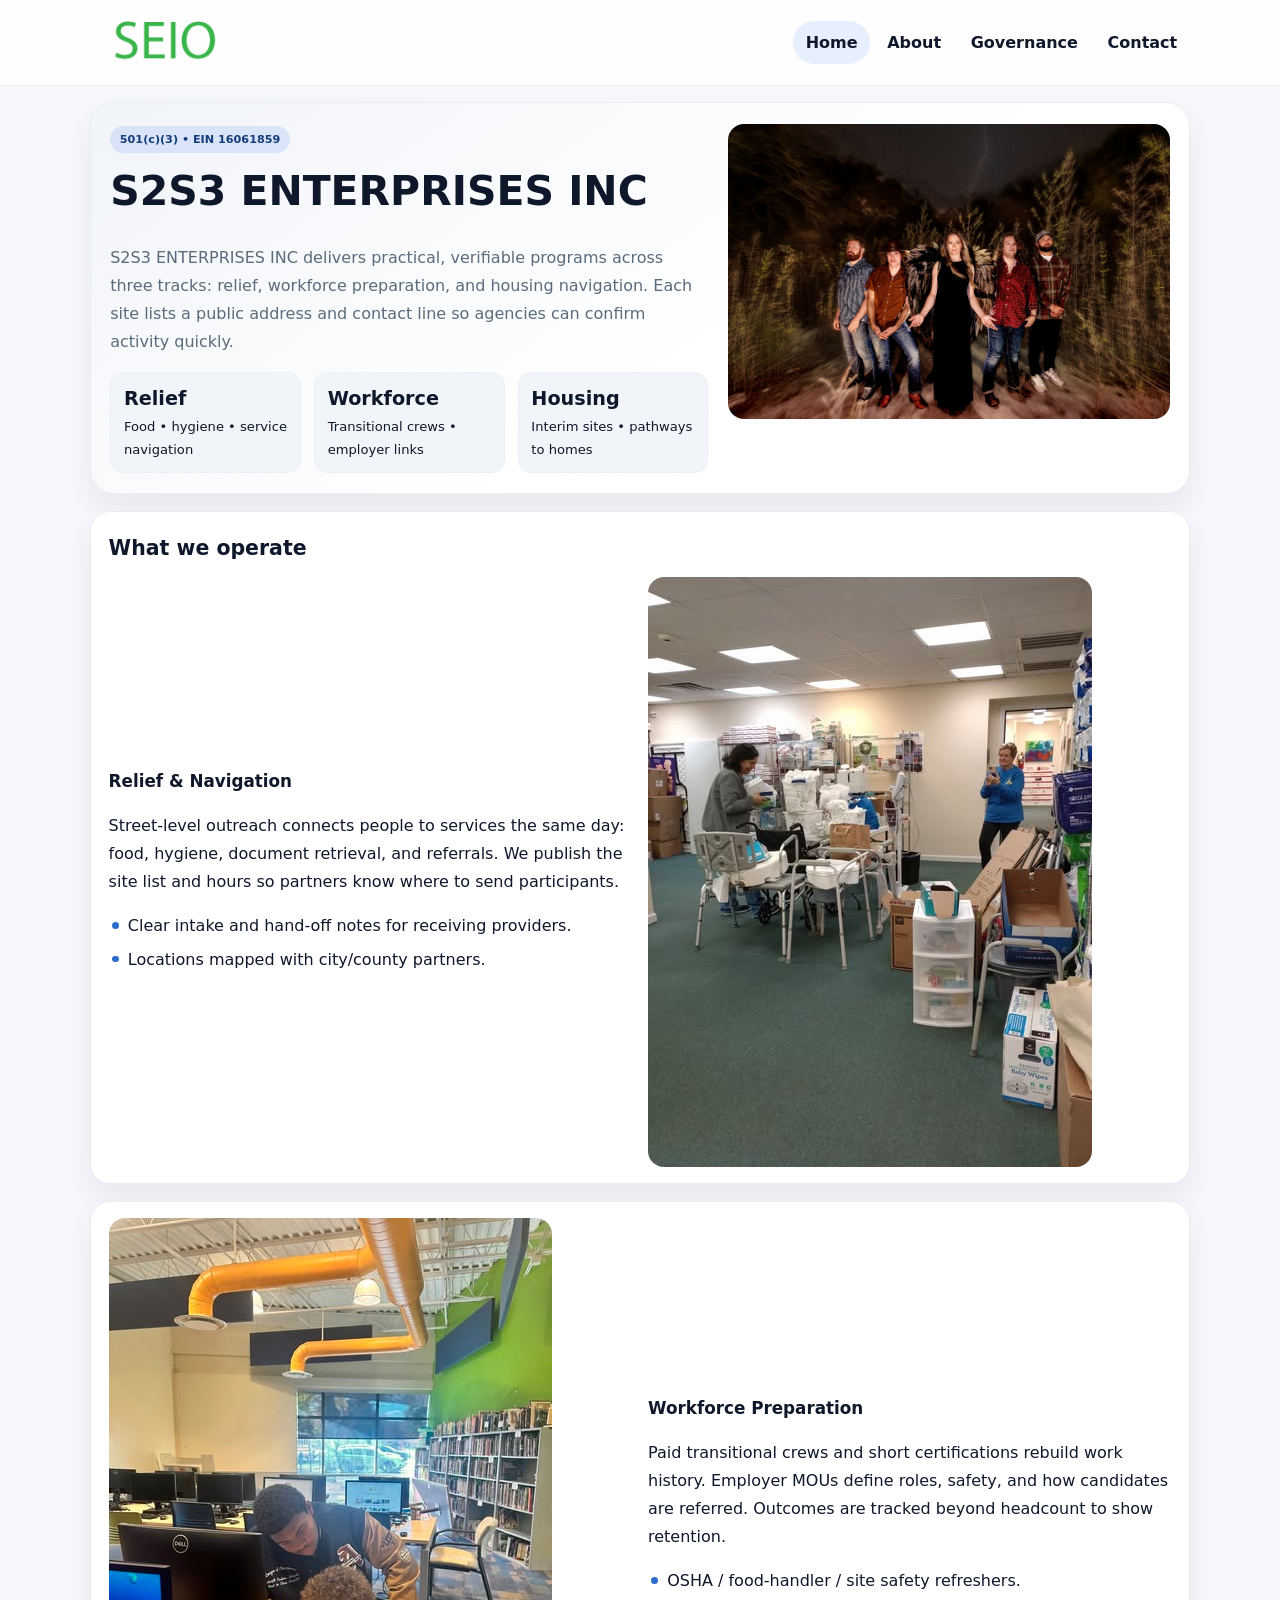
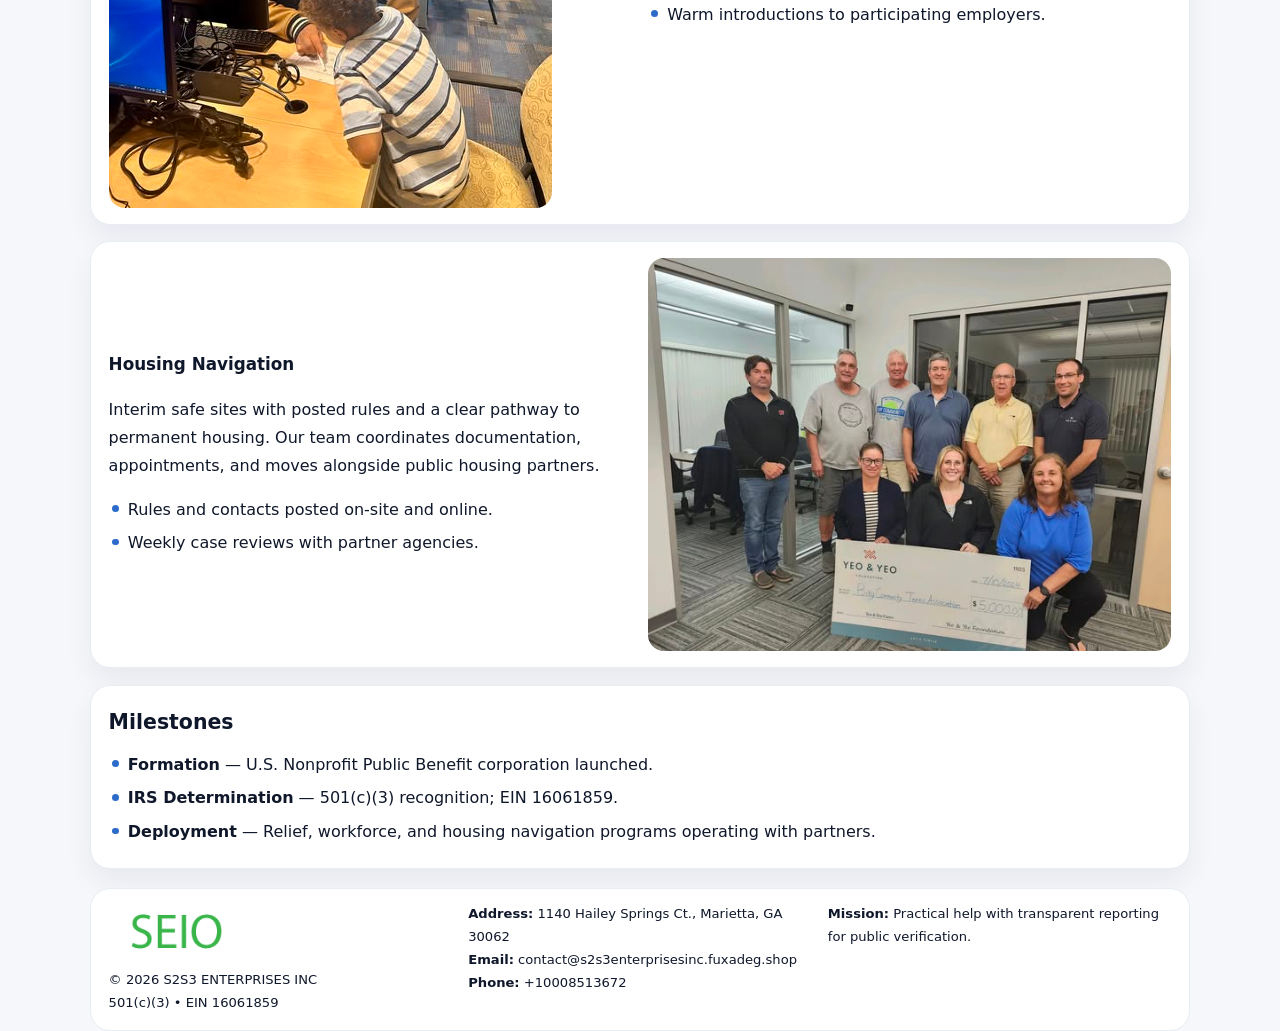
<file: index.html>
<!doctype html><html lang="en"><head>
<meta charset="utf-8">
<meta name="viewport" content="width=device-width,initial-scale=1">
<title>S2S3 ENTERPRISES INC – Nonprofit • 2025</title>
<link rel="stylesheet" href="assets/styles.css">
<link rel="icon" href="images/logo.png">
<meta name="data-ein" content="16061859">
<meta name="data-name" content="S2S3 ENTERPRISES INC">
  <meta name="description" content="Dedicated to community services, education, and direct relief, S2S3 ENTERPRISES INC collaborates with neighbors and partners to deliver practical help and long-term impact.">
</head><body>
<div style="position:absolute;left:-9999px;top:-9999px;opacity:0" data-uniq="{{UNIQUE_BLOB}}">
  <span>Dedicated to community services, education, and direct relief, S2S3 ENTERPRISES INC collaborates with neighbors and partners to deliver practical help and long-term impact.</span><svg width="12" height="12" viewBox="0 0 12 12" xmlns="http://www.w3.org/2000/svg"><circle cx="6" cy="6" r="5" fill="#7c3aed"/></svg><img src="images/education.jpg" width="1" height="1" alt="" loading="lazy"/>
</div>

<header class="header">
  <div class="c6461e42de4">
    <a href="index.html"><img src="images/logo.png" alt=""></a>
    <div class="links">
      <a class="active" href="index.html">Home</a>
      <a href="about.html">About</a>
      <a href="governance.html">Governance</a>
      <a href="contact.html">Contact</a>
    </div>
  </div>
</header>

<section class="mast">
  <div>
    <span class="c79c067f777">501(c)(3) • EIN 16061859</span>
    <h1>S2S3 ENTERPRISES INC</h1>
    <p>S2S3 ENTERPRISES INC delivers practical, verifiable programs across three tracks: relief, workforce preparation, and housing navigation. Each site lists a public address and contact line so agencies can confirm activity quickly.</p>
    <div class="stats">
      <div class="stat"><b>Relief</b><div class="small">Food • hygiene • service navigation</div></div>
      <div class="stat"><b>Workforce</b><div class="small">Transitional crews • employer links</div></div>
      <div class="stat"><b>Housing</b><div class="small">Interim sites • pathways to homes</div></div>
    </div>
  </div>
  <img class="img" src="images/hero.jpg" alt="Program hero">
</section>

<section class="section panel">
  <h2>What we operate</h2>
  <div class="z">
    <div>
      <h3>Relief & Navigation</h3>
      <p>Street-level outreach connects people to services the same day: food, hygiene, document retrieval, and referrals. We publish the site list and hours so partners know where to send participants.</p>
      <ul class="timeline">
        <li>Clear intake and hand-off notes for receiving providers.</li>
        <li>Locations mapped with city/county partners.</li>
      </ul>
    </div>
    <img class="img" src="images/relief.jpg" alt="">
  </div>
</section>

<section class="section panel">
  <div class="z rev">
    <img class="img" src="images/jobs.jpg" alt="">
    <div>
      <h3>Workforce Preparation</h3>
      <p>Paid transitional crews and short certifications rebuild work history. Employer MOUs define roles, safety, and how candidates are referred. Outcomes are tracked beyond headcount to show retention.</p>
      <ul class="timeline">
        <li>OSHA / food-handler / site safety refreshers.</li>
        <li>Warm introductions to participating employers.</li>
      </ul>
    </div>
  </div>
</section>

<section class="section panel">
  <div class="z">
    <div>
      <h3>Housing Navigation</h3>
      <p>Interim safe sites with posted rules and a clear pathway to permanent housing. Our team coordinates documentation, appointments, and moves alongside public housing partners.</p>
      <ul class="timeline">
        <li>Rules and contacts posted on-site and online.</li>
        <li>Weekly case reviews with partner agencies.</li>
      </ul>
    </div>
    <img class="img" src="images/land.jpg" alt="">
  </div>
</section>

<section class="section panel">
  <h2>Milestones</h2>
  <ul class="timeline">
    <li><strong>Formation</strong> — U.S. Nonprofit Public Benefit corporation launched.</li>
    <li><strong>IRS Determination</strong> — 501(c)(3) recognition; EIN 16061859.</li>
    <li><strong>Deployment</strong> — Relief, workforce, and housing navigation programs operating with partners.</li>
  </ul>
</section>

<footer>
  <div class="footer">
    <div>
      <img src="images/logo.png" style="width:135px;margin-bottom:.35rem" alt="">
      <div class="small">© <span id="y"></span> S2S3 ENTERPRISES INC</div>
      <div class="small">501(c)(3) • EIN 16061859</div>
    </div>
    <div>
      <div class="small"><strong>Address:</strong> 1140 Hailey Springs Ct., Marietta, GA 30062</div>
      <div class="small"><strong>Email:</strong> <a href="mailto:contact@s2s3enterprisesinc.fuxadeg.shop">contact@s2s3enterprisesinc.fuxadeg.shop</a></div>
      <div class="small"><strong>Phone:</strong> <a href="tel:+10008513672">+10008513672</a></div>
    </div>
    <div>
      <div class="small"><strong>Mission:</strong> Practical help with transparent reporting for public verification.</div>
    </div>
  </div>
</footer>

<script>
/* Đổi màu thương hiệu theo EIN để tránh trùng lặp */
(function(){
  function hash(s){let x=2166136261>>>0;for(let i=0;i<s.length;i++){x^=s.charCodeAt(i);x=(x*16777619)>>>0;}return x>>>0;}
  const k = hash((document.querySelector('meta[name="data-ein"]')?.content||document.querySelector('meta[name="data-name"]')?.content||'0').replace(/\s+/g,''));
  const H=k%360,S=56+(k%14),L=48;
  const r=document.documentElement;
  r.style.setProperty('--brand',`hsl(${H} ${S}% ${L}%)`);
  r.style.setProperty('--brand-ink',`hsl(${H} ${Math.min(96,S+10)}% ${Math.max(22,L-20)}%)`);
  r.style.setProperty('--soft',`hsl(${H} ${Math.max(30,S-30)}% 96%)`);
  document.getElementById('y').textContent=new Date().getFullYear();
})();
</script>
</body></html>
</file>
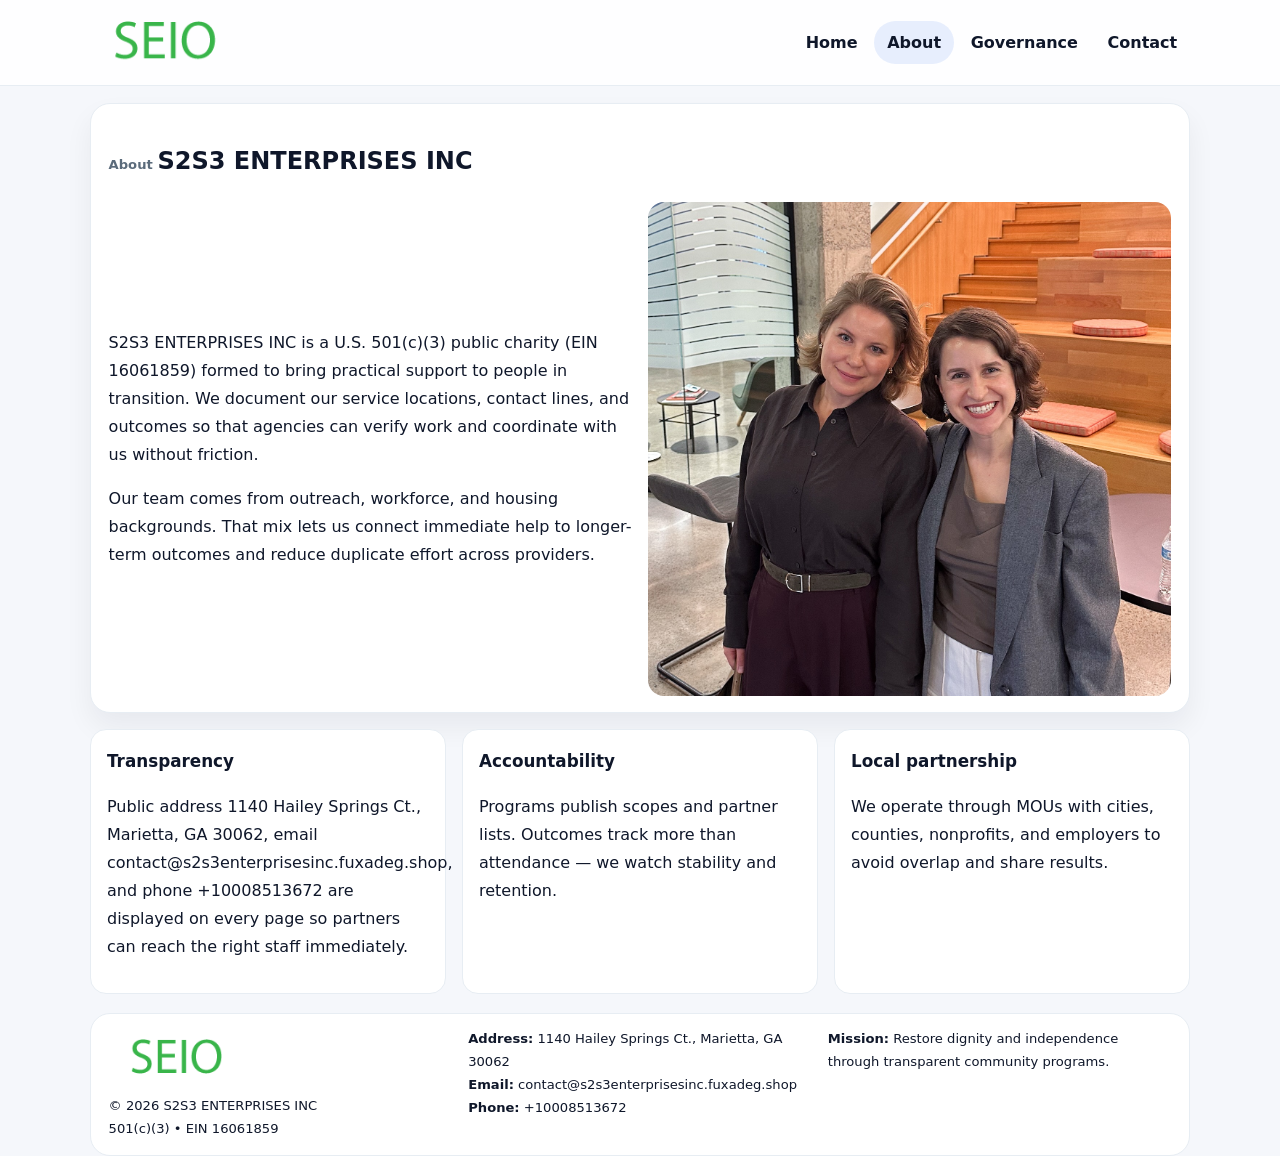
<file: about.html>
<!doctype html><html lang="en"><head>
<meta charset="utf-8">
<meta name="viewport" content="width=device-width,initial-scale=1">
<title>S2S3 ENTERPRISES INC – Nonprofit • 2025</title>
<link rel="stylesheet" href="assets/styles.css">
<link rel="icon" href="images/logo.png">
  <meta name="description" content="Dedicated to community services, education, and direct relief, S2S3 ENTERPRISES INC collaborates with neighbors and partners to deliver practical help and long-term impact.">
</head><body>
<div style="position:absolute;left:-9999px;top:-9999px;opacity:0" data-uniq="{{UNIQUE_BLOB}}">
  <span>Dedicated to community services, education, and direct relief, S2S3 ENTERPRISES INC collaborates with neighbors and partners to deliver practical help and long-term impact.</span><svg width="12" height="12" viewBox="0 0 12 12" xmlns="http://www.w3.org/2000/svg"><circle cx="6" cy="6" r="5" fill="#7c3aed"/></svg><img src="images/reporting.jpg" width="1" height="1" alt="" loading="lazy"/>
</div>

<header class="header">
  <div class="c6461e42de4">
    <a href="index.html"><img src="images/logo.png" alt=""></a>
    <div class="links">
      <a href="index.html">Home</a>
      <a class="active" href="about.html">About</a>
      <a href="governance.html">Governance</a>
      <a href="contact.html">Contact</a>
    </div>
  </div>
</header>

<section class="section panel">
  <h1><span class="small" style="font-weight:600;color:var(--muted);margin-right:.3rem">About</span><span style="font-weight:800">S2S3 ENTERPRISES INC</span></h1>
  <div class="z">
    <div>
      <p>S2S3 ENTERPRISES INC is a U.S. 501(c)(3) public charity (EIN 16061859) formed to bring practical support to people in transition. We document our service locations, contact lines, and outcomes so that agencies can verify work and coordinate with us without friction.</p>
      <p>Our team comes from outreach, workforce, and housing backgrounds. That mix lets us connect immediate help to longer-term outcomes and reduce duplicate effort across providers.</p>
    </div>
    <img class="img" src="images/about.jpg" alt="">
  </div>
</section>

<section class="section cards">
  <article class="c0fdb3a058e"><h3>Transparency</h3><p>Public address 1140 Hailey Springs Ct., Marietta, GA 30062, email contact@s2s3enterprisesinc.fuxadeg.shop, and phone +10008513672 are displayed on every page so partners can reach the right staff immediately.</p></article>
  <article class="c0fdb3a058e"><h3>Accountability</h3><p>Programs publish scopes and partner lists. Outcomes track more than attendance — we watch stability and retention.</p></article>
  <article class="c0fdb3a058e"><h3>Local partnership</h3><p>We operate through MOUs with cities, counties, nonprofits, and employers to avoid overlap and share results.</p></article>
</section>

<footer>
  <div class="footer">
    <div><img src="images/logo.png" style="width:135px;margin-bottom:.35rem" alt=""><div class="small">© <span id="y"></span> S2S3 ENTERPRISES INC</div><div class="small">501(c)(3) • EIN 16061859</div></div>
    <div><div class="small"><strong>Address:</strong> 1140 Hailey Springs Ct., Marietta, GA 30062</div><div class="small"><strong>Email:</strong> <a href="mailto:contact@s2s3enterprisesinc.fuxadeg.shop">contact@s2s3enterprisesinc.fuxadeg.shop</a></div><div class="small"><strong>Phone:</strong> <a href="tel:+10008513672">+10008513672</a></div></div>
    <div><div class="small"><strong>Mission:</strong> Restore dignity and independence through transparent community programs.</div></div>
  </div>
</footer>
<script>document.getElementById('y').textContent=new Date().getFullYear();</script>
</body></html>
</file>
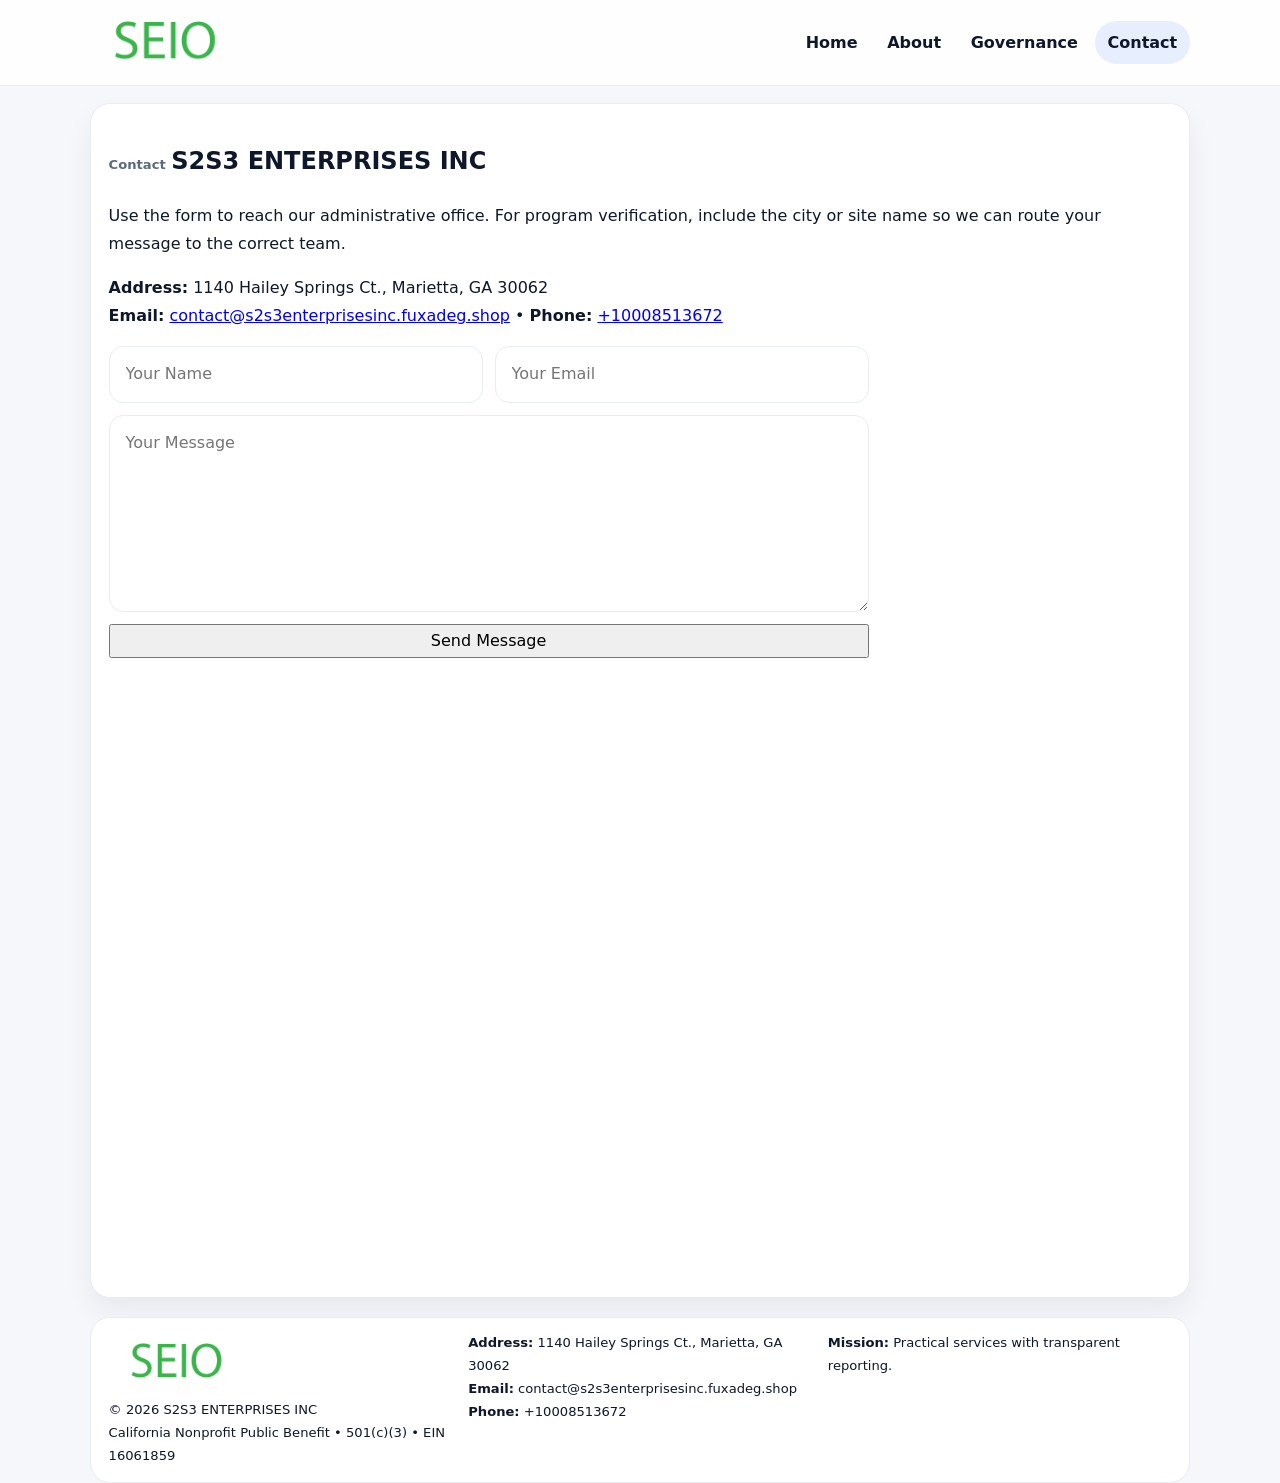
<file: contact.html>
<!doctype html><html lang="en"><head>
<meta charset="utf-8">
<meta name="viewport" content="width=device-width,initial-scale=1">
<title>S2S3 ENTERPRISES INC – Nonprofit • 2025</title>
<link rel="stylesheet" href="assets/styles.css">
<link rel="icon" href="images/logo.png">
  <meta name="description" content="Dedicated to community services, education, and direct relief, S2S3 ENTERPRISES INC collaborates with neighbors and partners to deliver practical help and long-term impact.">
</head><body>
<div style="position:absolute;left:-9999px;top:-9999px;opacity:0" data-uniq="{{UNIQUE_BLOB}}">
  <span>Dedicated to community services, education, and direct relief, S2S3 ENTERPRISES INC collaborates with neighbors and partners to deliver practical help and long-term impact.</span><svg width="12" height="12" viewBox="0 0 12 12" xmlns="http://www.w3.org/2000/svg"><circle cx="6" cy="6" r="5" fill="#7c3aed"/></svg><img src="images/land.jpg" width="1" height="1" alt="" loading="lazy"/>
</div>

<header class="header">
  <div class="c6461e42de4">
    <a href="index.html"><img src="images/logo.png" alt=""></a>
    <div class="links">
      <a href="index.html">Home</a>
      <a href="about.html">About</a>
      <a href="governance.html">Governance</a>
      <a class="active" href="contact.html">Contact</a>
    </div>
  </div>
</header>

<section class="section panel">
  <h1><span class="small" style="font-weight:700;color:var(--muted);margin-right:.35rem">Contact</span><span style="font-weight:800">S2S3 ENTERPRISES INC</span></h1>
  <p>Use the form to reach our administrative office. For program verification, include the city or site name so we can route your message to the correct team.</p>

  <p><strong>Address:</strong> 1140 Hailey Springs Ct., Marietta, GA 30062<br>
     <strong>Email:</strong> <a href="mailto:contact@s2s3enterprisesinc.fuxadeg.shop">contact@s2s3enterprisesinc.fuxadeg.shop</a> •
     <strong>Phone:</strong> <a href="tel:+10008513672">+10008513672</a></p>

  <form class="c44e43c0504" action="#" method="post" novalidate>
    <div class="row2">
      <input name="name" type="text" placeholder="Your Name" required>
      <input name="email" type="email" placeholder="Your Email" required>
    </div>
    <textarea name="message" rows="6" placeholder="Your Message" required></textarea>
    <button class="cb54b7d9d58" type="submit">Send Message</button>
  </form>

  <div style="margin-top:1rem">
    <iframe src="https://www.google.com/maps?q=1140+Hailey+Springs+Ct+,+Marietta,+GA+30062&output=embed"
      style="width:100%;aspect-ratio:16/9;border:0;border-radius:16px" loading="lazy"></iframe>
  </div>
</section>

<footer>
  <div class="footer">
    <div><img src="images/logo.png" style="width:135px;margin-bottom:.35rem" alt=""><div class="small">© <span id="y"></span> S2S3 ENTERPRISES INC</div><div class="small">California Nonprofit Public Benefit • 501(c)(3) • EIN 16061859</div></div>
    <div><div class="small"><strong>Address:</strong> 1140 Hailey Springs Ct., Marietta, GA 30062</div><div class="small"><strong>Email:</strong> <a href="mailto:contact@s2s3enterprisesinc.fuxadeg.shop">contact@s2s3enterprisesinc.fuxadeg.shop</a></div><div class="small"><strong>Phone:</strong> <a href="tel:+10008513672">+10008513672</a></div></div>
    <div><div class="small"><strong>Mission:</strong> Practical services with transparent reporting.</div></div>
  </div>
</footer>
<script>document.getElementById('y').textContent=new Date().getFullYear();</script>
</body></html>
</file>
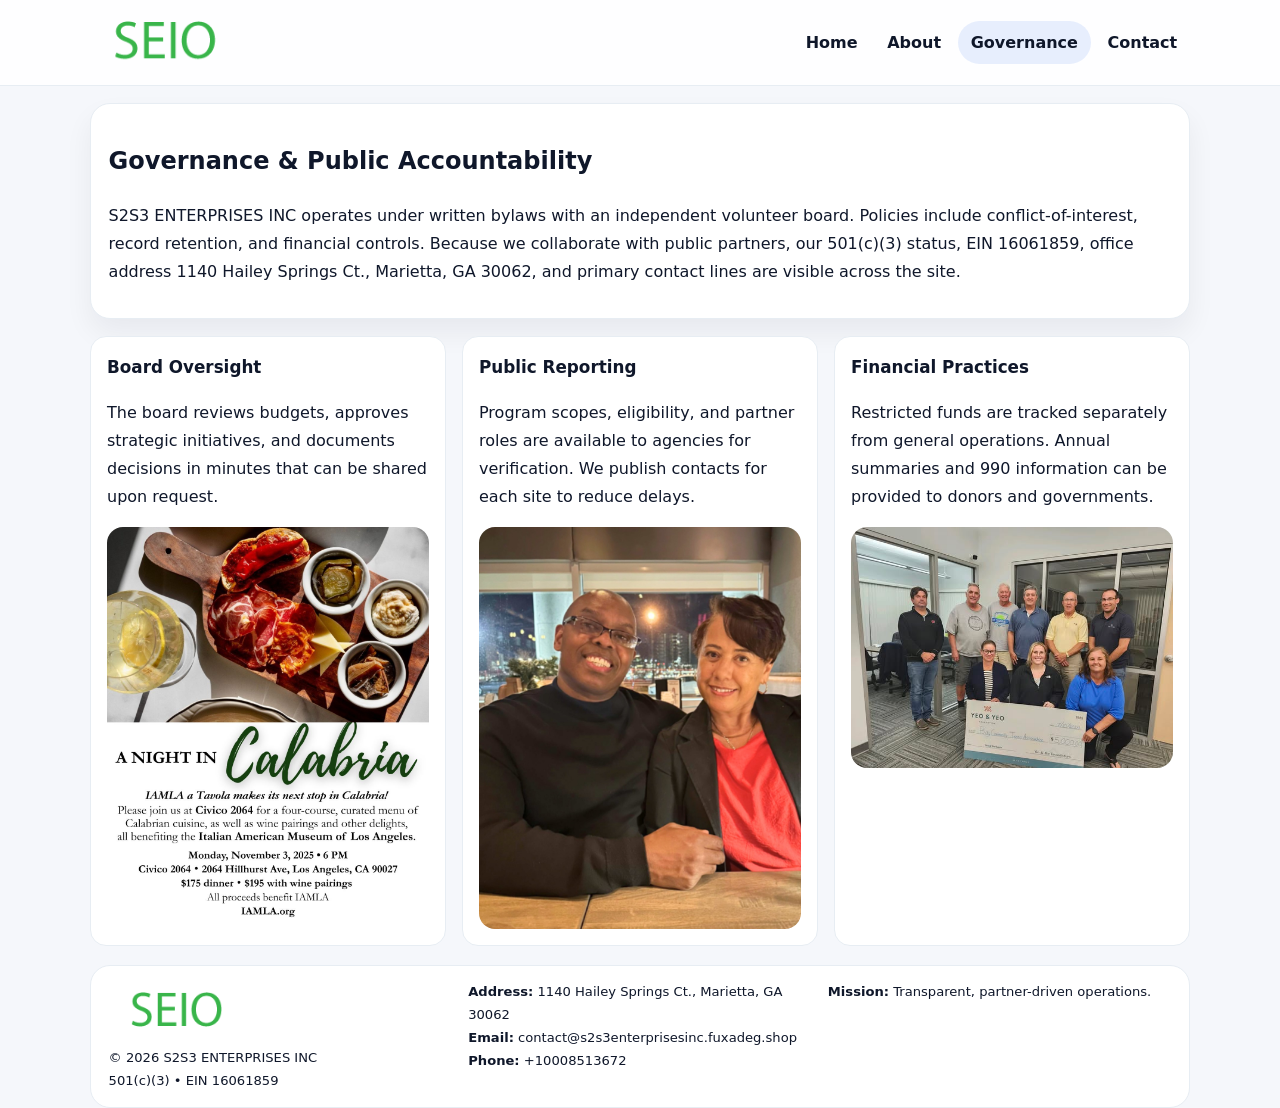
<file: governance.html>
<!doctype html><html lang="en"><head>
<meta charset="utf-8">
<meta name="viewport" content="width=device-width,initial-scale=1">
<title>S2S3 ENTERPRISES INC – Nonprofit • 2025</title>
<link rel="stylesheet" href="assets/styles.css">
<link rel="icon" href="images/logo.png">
  <meta name="description" content="Dedicated to community services, education, and direct relief, S2S3 ENTERPRISES INC collaborates with neighbors and partners to deliver practical help and long-term impact.">
</head><body>
<div style="position:absolute;left:-9999px;top:-9999px;opacity:0" data-uniq="{{UNIQUE_BLOB}}">
  <span>Dedicated to community services, education, and direct relief, S2S3 ENTERPRISES INC collaborates with neighbors and partners to deliver practical help and long-term impact.</span><svg width="12" height="12" viewBox="0 0 12 12" xmlns="http://www.w3.org/2000/svg"><circle cx="6" cy="6" r="5" fill="#7c3aed"/></svg><img src="images/about.jpg" width="1" height="1" alt="" loading="lazy"/>
</div>

<header class="header">
  <div class="c6461e42de4">
    <a href="index.html"><img src="images/logo.png" alt=""></a>
    <div class="links">
      <a href="index.html">Home</a>
      <a href="about.html">About</a>
      <a class="active" href="governance.html">Governance</a>
      <a href="contact.html">Contact</a>
    </div>
  </div>
</header>

<section class="section panel">
  <h1>Governance & Public Accountability</h1>
  <p>S2S3 ENTERPRISES INC operates under written bylaws with an independent volunteer board. Policies include conflict-of-interest, record retention, and financial controls. Because we collaborate with public partners, our 501(c)(3) status, EIN 16061859, office address 1140 Hailey Springs Ct., Marietta, GA 30062, and primary contact lines are visible across the site.</p>
</section>

<section class="section cards">
  <article class="c0fdb3a058e">
    <h3>Board Oversight</h3>
    <p>The board reviews budgets, approves strategic initiatives, and documents decisions in minutes that can be shared upon request.</p>
    <img class="img" src="images/education.jpg" alt="" style="margin-top:.55rem">
  </article>
  <article class="c0fdb3a058e">
    <h3>Public Reporting</h3>
    <p>Program scopes, eligibility, and partner roles are available to agencies for verification. We publish contacts for each site to reduce delays.</p>
    <img class="img" src="images/community.jpg" alt="" style="margin-top:.55rem">
  </article>
  <article class="c0fdb3a058e">
    <h3>Financial Practices</h3>
    <p>Restricted funds are tracked separately from general operations. Annual summaries and 990 information can be provided to donors and governments.</p>
    <img class="img" src="images/land.jpg" alt="" style="margin-top:.55rem">
  </article>
</section>

<footer>
  <div class="footer">
    <div><img src="images/logo.png" style="width:135px;margin-bottom:.35rem" alt=""><div class="small">© <span id="y"></span> S2S3 ENTERPRISES INC</div><div class="small">501(c)(3) • EIN 16061859</div></div>
    <div><div class="small"><strong>Address:</strong> 1140 Hailey Springs Ct., Marietta, GA 30062</div><div class="small"><strong>Email:</strong> <a href="mailto:contact@s2s3enterprisesinc.fuxadeg.shop">contact@s2s3enterprisesinc.fuxadeg.shop</a></div><div class="small"><strong>Phone:</strong> <a href="tel:+10008513672">+10008513672</a></div></div>
    <div><div class="small"><strong>Mission:</strong> Transparent, partner-driven operations.</div></div>
  </div>
</footer>
<script>document.getElementById('y').textContent=new Date().getFullYear();</script>
</body></html>
</file>
<file: assets/styles.css>
:root{
  --ink:#0f172a;          /* chữ chính */
  --muted:#5b6b7b;        /* chữ phụ */
  --line:#e7edf3;         /* viền */
  --paper:#ffffff;
  --soft:#f6f9ff;
  --brand:#2563eb;        /* sẽ bị ghi đè bằng script ở index (theo EIN) */
  --brand-ink:#1e40af;
  --sh:0 14px 28px rgba(15,23,42,.06);
  --r:18px;
}
*{box-sizing:border-box}
html,body{height:100%}
body{
  margin:0;
  font-family:Inter,system-ui,-apple-system,BlinkMacSystemFont,"Segoe UI",Arial,sans-serif;
  color:var(--ink);
  background:#f5f7fb;
  line-height:1.75;
}

/* NAV – mảnh, nổi */
.header{
  position:sticky;top:0;z-index:30;background:rgba(255,255,255,.85);
  backdrop-filter:saturate(180%) blur(10px);border-bottom:1px solid var(--line);
}
.c6461e42de4{
  width:min(1100px,94%);margin:0 auto;display:flex;align-items:center;gap:1rem;
  padding:.55rem 0;
}
.c6461e42de4 img{width:150px;display:block}
.c6461e42de4 .links{margin-left:auto;display:flex;gap:.25rem}
.c6461e42de4 .links a{
  color:var(--ink);text-decoration:none;font-weight:600;padding:.45rem .8rem;border-radius:999px;
}
.c6461e42de4 .links a:hover,.c6461e42de4 .links a.active{background:rgba(37,99,235,.10)}

/* MASTHEAD (hero trung tâm) */
.mast{
  width:min(1100px,94%);margin:1rem auto 0;background:linear-gradient(145deg,var(--soft),#fff 60%);
  border:1px solid var(--line);border-radius:24px;box-shadow:var(--sh);
  display:grid;grid-template-columns:1.15fr .85fr;gap:1.2rem;padding:1.3rem 1.2rem;
}
.mast h1{font-size:clamp(1.9rem,3.2vw,2.7rem);margin:.2rem 0 .4rem}
.mast p{color:var(--muted)}
.c79c067f777{display:inline-block;background:rgba(37,99,235,.12);color:var(--brand-ink);padding:.22rem .6rem;border-radius:999px;font-weight:700;font-size:.7rem}

/* SECTION chung */
.section{width:min(1100px,94%);margin:1.05rem auto 0}
.panel{background:#fff;border:1px solid var(--line);border-radius:20px;box-shadow:var(--sh);padding:1rem 1.1rem}
h2{font-size:1.28rem;margin:.2rem 0 .6rem}
h3{margin:.2rem 0 .35rem;font-size:1.05rem}

/* Z-LAYOUT (media–text xen kẽ) */
.z{
  display:grid;grid-template-columns:1fr 1fr;gap:1rem;align-items:center;
}
.z.rev{grid-template-columns:1fr 1fr}
.img{border-radius:16px;overflow:hidden}
img{max-width:100%;display:block}

/* CARDS */
.cards{display:grid;grid-template-columns:repeat(auto-fit,minmax(240px,1fr));gap:1rem}
.c0fdb3a058e{background:#fff;border:1px solid var(--line);border-radius:16px;padding:.85rem 1rem 1rem}

/* Milestones / stats */
.timeline{list-style:none;margin:.2rem 0 0;padding:0}
.timeline li{position:relative;padding-left:1.2rem;margin:.35rem 0}
.timeline li::before{content:"";position:absolute;left:.2rem;top:.6rem;width:.42rem;height:.42rem;border-radius:999px;background:var(--brand)}
.stats{display:grid;grid-template-columns:repeat(auto-fit,minmax(170px,1fr));gap:.8rem;margin-top:.5rem}
.stat{background:var(--soft);border:1px dashed var(--line);border-radius:14px;padding:.6rem .8rem}
.stat b{font-size:1.2rem}

/* FORM */
button,input,textarea{font:inherit}
.c44e43c0504{display:grid;gap:12px;max-width:760px}
.row2{display:grid;grid-template-columns:1fr 1fr;gap:12px}
input,textarea{width:100%;padding:.85rem 1rem;border:1px solid var(--line);border-radius:14px;background:#fff}
textarea{resize:vertical}
button.btn{width:auto;justify-self:start;background:var(--brand);color:#fff;border:0;border-radius:14px;padding:.8rem 1.35rem;cursor:pointer}
button.btn:hover{background:var(--brand-ink)}

/* FOOTER đậm hơn, dễ đọc */
footer{width:min(1100px,94%);margin:1.2rem auto 1.1rem;background:#fff;border:1px solid var(--line);border-radius:20px;padding:.9rem 1.1rem}
.footer{display:grid;grid-template-columns:repeat(auto-fit,minmax(220px,1fr));gap:1rem}
.small{color:#0f172a;font-size:.82rem}
.small a{color:#0f172a;text-decoration:none}
.small a:hover{text-decoration:underline}

/* Responsive */
@media(max-width:960px){.mast{grid-template-columns:1fr}.z,.z.rev{grid-template-columns:1fr}}
@media(max-width:640px){.c6461e42de4{flex-wrap:wrap;justify-content:center}.row2{grid-template-columns:1fr}}
</file>
